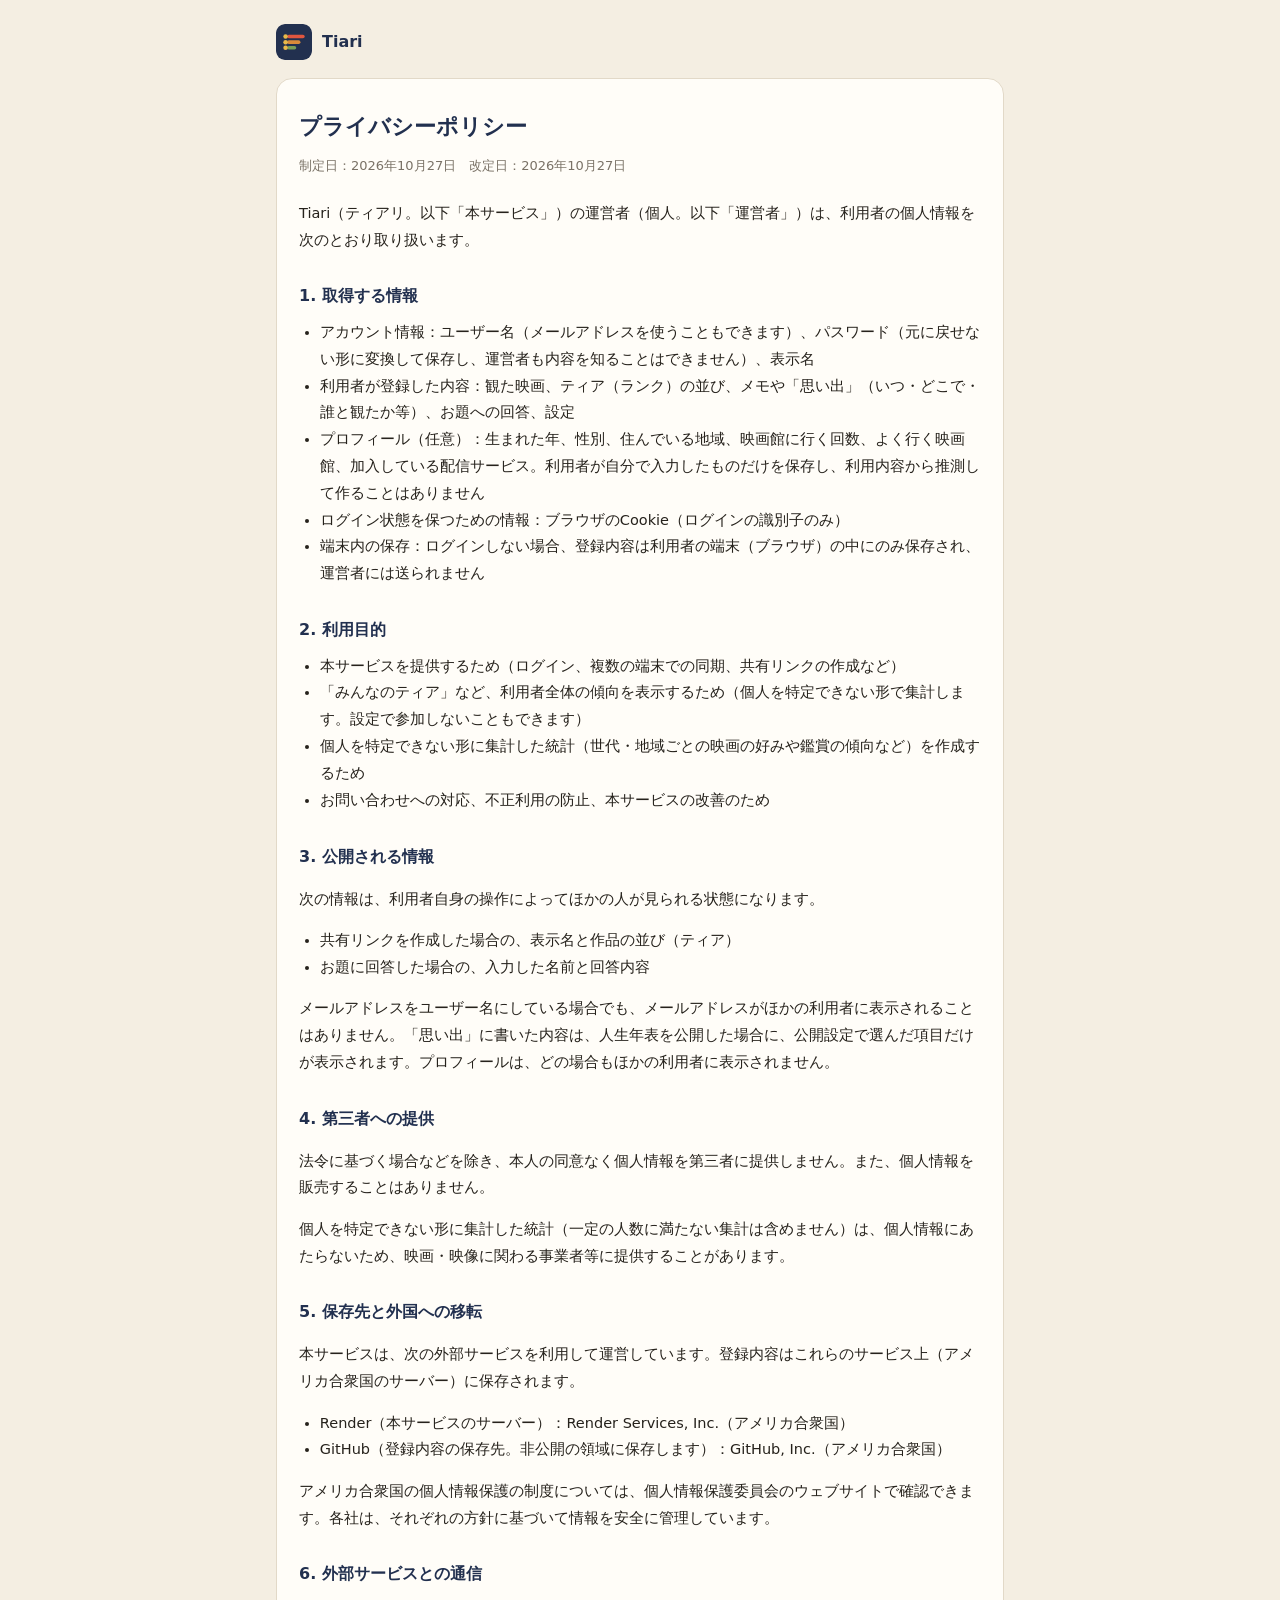
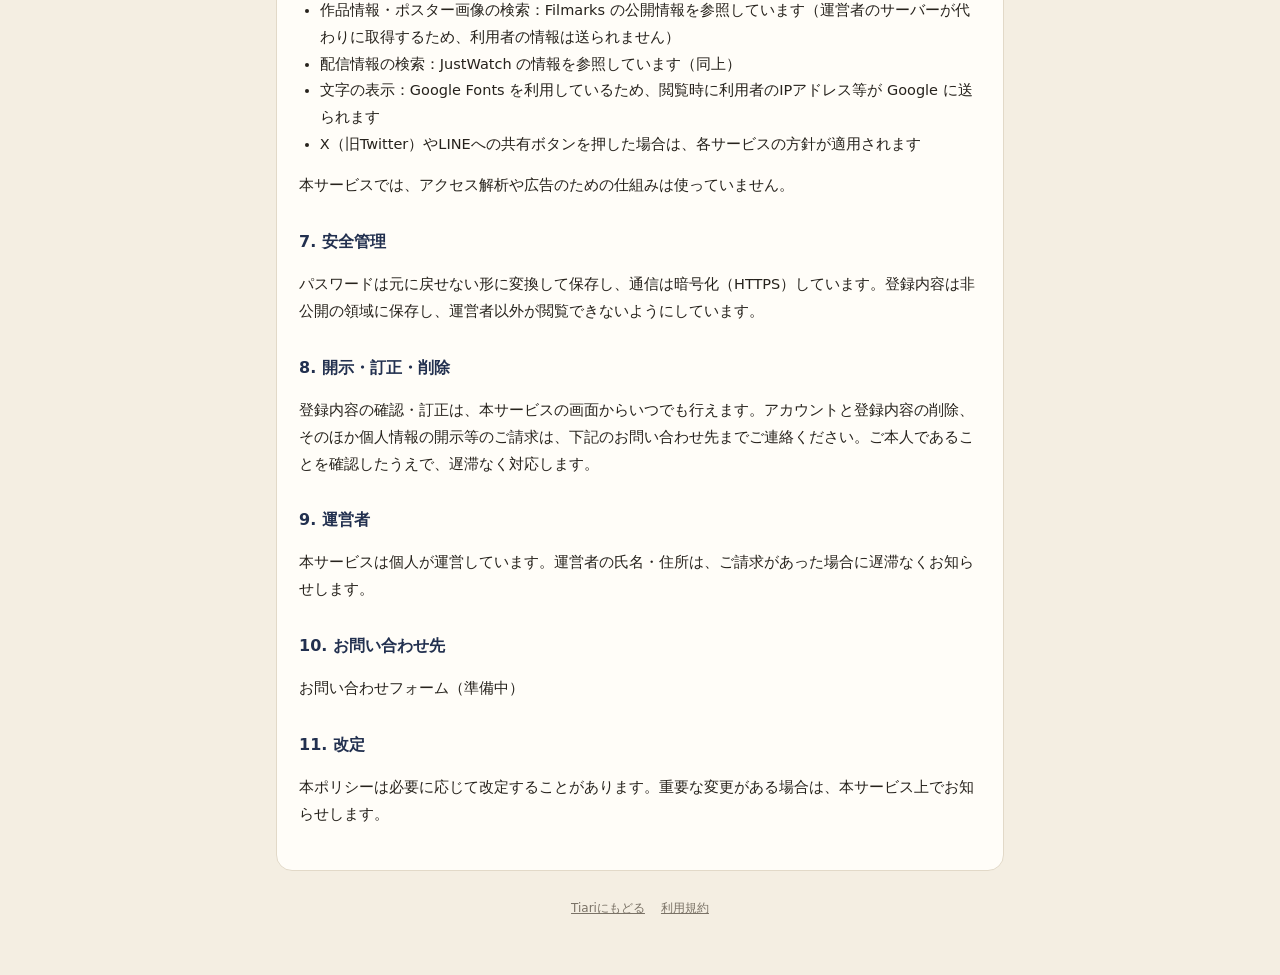
<file: privacy.html>
<!DOCTYPE html>
<html lang="ja">
<head>
  <meta charset="UTF-8" />
  <meta name="viewport" content="width=device-width, initial-scale=1.0" />
  <title>プライバシーポリシー｜Tiari</title>
  <link rel="icon" href="icon.svg" type="image/svg+xml" />
  <link rel="stylesheet" href="legal.css" />
</head>
<body>
  <div class="wrap">
    <a class="top" href="./"><img src="icon.svg" alt="" />Tiari</a>
    <article>
      <h1>プライバシーポリシー</h1>
      <p class="date">制定日：2026年10月27日　改定日：2026年10月27日</p>

      <p>Tiari（ティアリ。以下「本サービス」）の運営者（個人。以下「運営者」）は、利用者の個人情報を次のとおり取り扱います。</p>

      <h2>1. 取得する情報</h2>
      <ul>
        <li>アカウント情報：ユーザー名（メールアドレスを使うこともできます）、パスワード（元に戻せない形に変換して保存し、運営者も内容を知ることはできません）、表示名</li>
        <li>利用者が登録した内容：観た映画、ティア（ランク）の並び、メモや「思い出」（いつ・どこで・誰と観たか等）、お題への回答、設定</li>
        <li>プロフィール（任意）：生まれた年、性別、住んでいる地域、映画館に行く回数、よく行く映画館、加入している配信サービス。利用者が自分で入力したものだけを保存し、利用内容から推測して作ることはありません</li>
        <li>ログイン状態を保つための情報：ブラウザのCookie（ログインの識別子のみ）</li>
        <li>端末内の保存：ログインしない場合、登録内容は利用者の端末（ブラウザ）の中にのみ保存され、運営者には送られません</li>
      </ul>

      <h2>2. 利用目的</h2>
      <ul>
        <li>本サービスを提供するため（ログイン、複数の端末での同期、共有リンクの作成など）</li>
        <li>「みんなのティア」など、利用者全体の傾向を表示するため（個人を特定できない形で集計します。設定で参加しないこともできます）</li>
        <li>個人を特定できない形に集計した統計（世代・地域ごとの映画の好みや鑑賞の傾向など）を作成するため</li>
        <li>お問い合わせへの対応、不正利用の防止、本サービスの改善のため</li>
      </ul>

      <h2>3. 公開される情報</h2>
      <p>次の情報は、利用者自身の操作によってほかの人が見られる状態になります。</p>
      <ul>
        <li>共有リンクを作成した場合の、表示名と作品の並び（ティア）</li>
        <li>お題に回答した場合の、入力した名前と回答内容</li>
      </ul>
      <p>メールアドレスをユーザー名にしている場合でも、メールアドレスがほかの利用者に表示されることはありません。「思い出」に書いた内容は、人生年表を公開した場合に、公開設定で選んだ項目だけが表示されます。プロフィールは、どの場合もほかの利用者に表示されません。</p>

      <h2>4. 第三者への提供</h2>
      <p>法令に基づく場合などを除き、本人の同意なく個人情報を第三者に提供しません。また、個人情報を販売することはありません。</p>
      <p>個人を特定できない形に集計した統計（一定の人数に満たない集計は含めません）は、個人情報にあたらないため、映画・映像に関わる事業者等に提供することがあります。</p>

      <h2>5. 保存先と外国への移転</h2>
      <p>本サービスは、次の外部サービスを利用して運営しています。登録内容はこれらのサービス上（アメリカ合衆国のサーバー）に保存されます。</p>
      <ul>
        <li>Render（本サービスのサーバー）：Render Services, Inc.（アメリカ合衆国）</li>
        <li>GitHub（登録内容の保存先。非公開の領域に保存します）：GitHub, Inc.（アメリカ合衆国）</li>
      </ul>
      <p>アメリカ合衆国の個人情報保護の制度については、個人情報保護委員会のウェブサイトで確認できます。各社は、それぞれの方針に基づいて情報を安全に管理しています。</p>

      <h2>6. 外部サービスとの通信</h2>
      <ul>
        <li>作品情報・ポスター画像の検索：Filmarks の公開情報を参照しています（運営者のサーバーが代わりに取得するため、利用者の情報は送られません）</li>
        <li>配信情報の検索：JustWatch の情報を参照しています（同上）</li>
        <li>文字の表示：Google Fonts を利用しているため、閲覧時に利用者のIPアドレス等が Google に送られます</li>
        <li>X（旧Twitter）やLINEへの共有ボタンを押した場合は、各サービスの方針が適用されます</li>
      </ul>
      <p>本サービスでは、アクセス解析や広告のための仕組みは使っていません。</p>

      <h2>7. 安全管理</h2>
      <p>パスワードは元に戻せない形に変換して保存し、通信は暗号化（HTTPS）しています。登録内容は非公開の領域に保存し、運営者以外が閲覧できないようにしています。</p>

      <h2>8. 開示・訂正・削除</h2>
      <p>登録内容の確認・訂正は、本サービスの画面からいつでも行えます。アカウントと登録内容の削除、そのほか個人情報の開示等のご請求は、下記のお問い合わせ先までご連絡ください。ご本人であることを確認したうえで、遅滞なく対応します。</p>

      <h2>9. 運営者</h2>
      <p>本サービスは個人が運営しています。運営者の氏名・住所は、ご請求があった場合に遅滞なくお知らせします。</p>

      <h2>10. お問い合わせ先</h2>
      <p id="contact">お問い合わせフォーム（準備中）</p>

      <h2>11. 改定</h2>
      <p>本ポリシーは必要に応じて改定することがあります。重要な変更がある場合は、本サービス上でお知らせします。</p>
    </article>
    <div class="foot"><a href="./">Tiariにもどる</a><a href="terms.html">利用規約</a></div>
  </div>
</body>
</html>
</file>
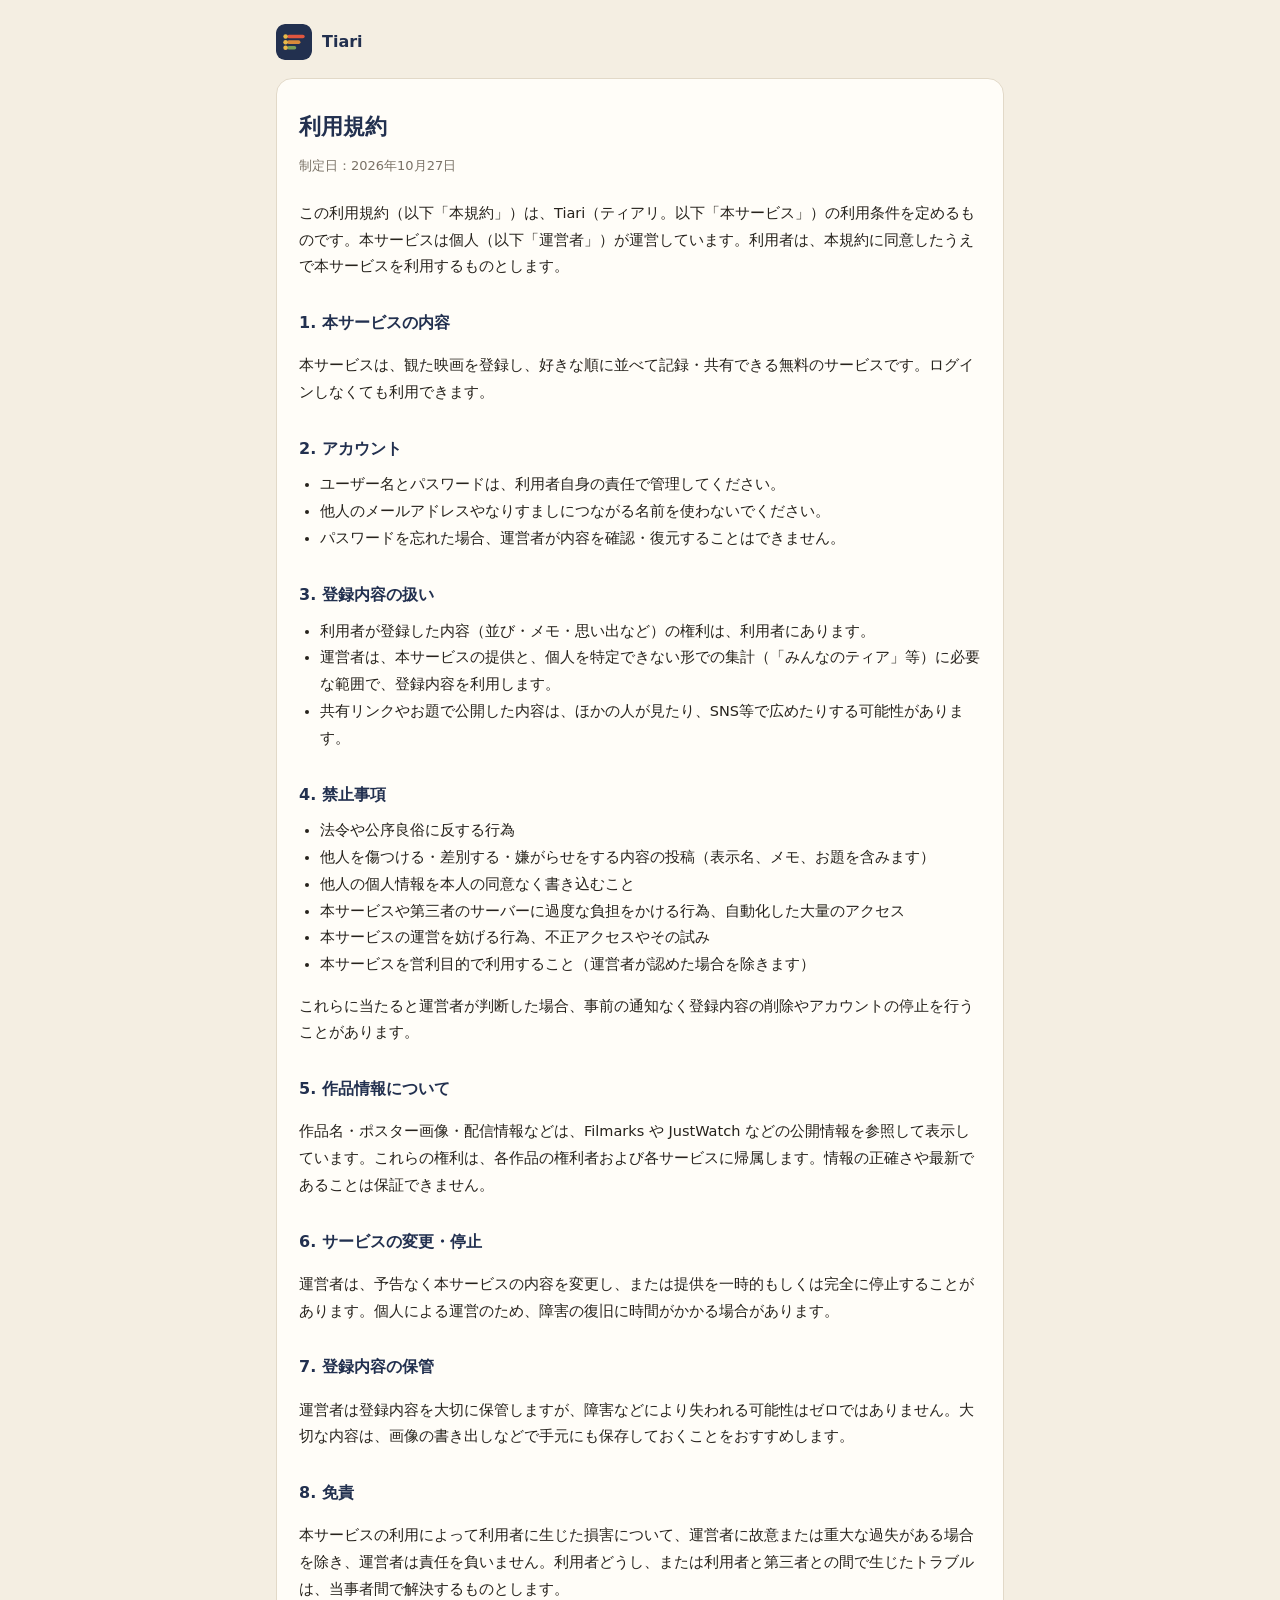
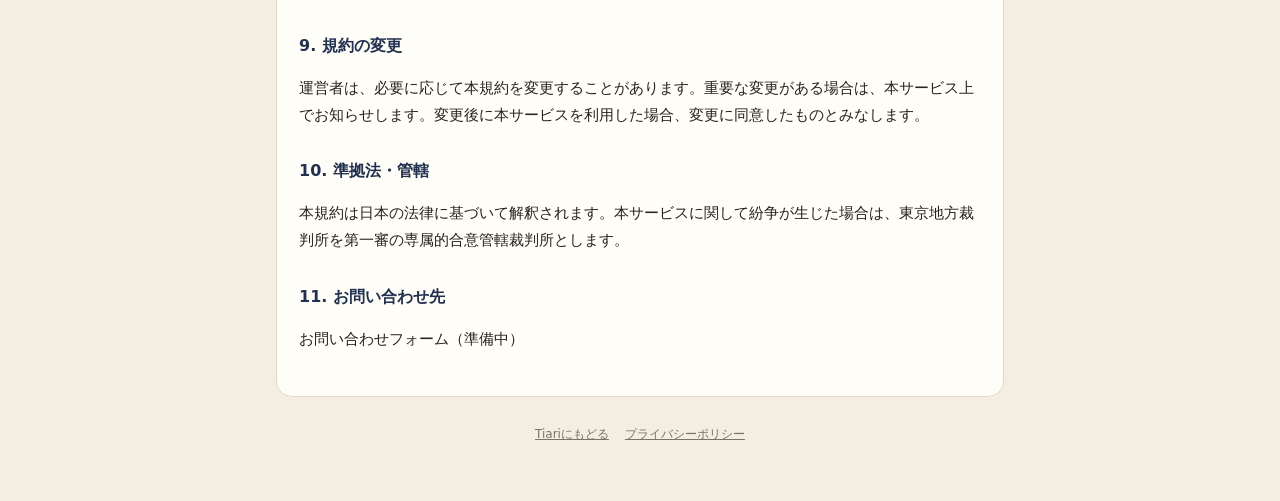
<file: terms.html>
<!DOCTYPE html>
<html lang="ja">
<head>
  <meta charset="UTF-8" />
  <meta name="viewport" content="width=device-width, initial-scale=1.0" />
  <title>利用規約｜Tiari</title>
  <link rel="icon" href="icon.svg" type="image/svg+xml" />
  <link rel="stylesheet" href="legal.css" />
</head>
<body>
  <div class="wrap">
    <a class="top" href="./"><img src="icon.svg" alt="" />Tiari</a>
    <article>
      <h1>利用規約</h1>
      <p class="date">制定日：2026年10月27日</p>

      <p>この利用規約（以下「本規約」）は、Tiari（ティアリ。以下「本サービス」）の利用条件を定めるものです。本サービスは個人（以下「運営者」）が運営しています。利用者は、本規約に同意したうえで本サービスを利用するものとします。</p>

      <h2>1. 本サービスの内容</h2>
      <p>本サービスは、観た映画を登録し、好きな順に並べて記録・共有できる無料のサービスです。ログインしなくても利用できます。</p>

      <h2>2. アカウント</h2>
      <ul>
        <li>ユーザー名とパスワードは、利用者自身の責任で管理してください。</li>
        <li>他人のメールアドレスやなりすましにつながる名前を使わないでください。</li>
        <li>パスワードを忘れた場合、運営者が内容を確認・復元することはできません。</li>
      </ul>

      <h2>3. 登録内容の扱い</h2>
      <ul>
        <li>利用者が登録した内容（並び・メモ・思い出など）の権利は、利用者にあります。</li>
        <li>運営者は、本サービスの提供と、個人を特定できない形での集計（「みんなのティア」等）に必要な範囲で、登録内容を利用します。</li>
        <li>共有リンクやお題で公開した内容は、ほかの人が見たり、SNS等で広めたりする可能性があります。</li>
      </ul>

      <h2>4. 禁止事項</h2>
      <ul>
        <li>法令や公序良俗に反する行為</li>
        <li>他人を傷つける・差別する・嫌がらせをする内容の投稿（表示名、メモ、お題を含みます）</li>
        <li>他人の個人情報を本人の同意なく書き込むこと</li>
        <li>本サービスや第三者のサーバーに過度な負担をかける行為、自動化した大量のアクセス</li>
        <li>本サービスの運営を妨げる行為、不正アクセスやその試み</li>
        <li>本サービスを営利目的で利用すること（運営者が認めた場合を除きます）</li>
      </ul>
      <p>これらに当たると運営者が判断した場合、事前の通知なく登録内容の削除やアカウントの停止を行うことがあります。</p>

      <h2>5. 作品情報について</h2>
      <p>作品名・ポスター画像・配信情報などは、Filmarks や JustWatch などの公開情報を参照して表示しています。これらの権利は、各作品の権利者および各サービスに帰属します。情報の正確さや最新であることは保証できません。</p>

      <h2>6. サービスの変更・停止</h2>
      <p>運営者は、予告なく本サービスの内容を変更し、または提供を一時的もしくは完全に停止することがあります。個人による運営のため、障害の復旧に時間がかかる場合があります。</p>

      <h2>7. 登録内容の保管</h2>
      <p>運営者は登録内容を大切に保管しますが、障害などにより失われる可能性はゼロではありません。大切な内容は、画像の書き出しなどで手元にも保存しておくことをおすすめします。</p>

      <h2>8. 免責</h2>
      <p>本サービスの利用によって利用者に生じた損害について、運営者に故意または重大な過失がある場合を除き、運営者は責任を負いません。利用者どうし、または利用者と第三者との間で生じたトラブルは、当事者間で解決するものとします。</p>

      <h2>9. 規約の変更</h2>
      <p>運営者は、必要に応じて本規約を変更することがあります。重要な変更がある場合は、本サービス上でお知らせします。変更後に本サービスを利用した場合、変更に同意したものとみなします。</p>

      <h2>10. 準拠法・管轄</h2>
      <p>本規約は日本の法律に基づいて解釈されます。本サービスに関して紛争が生じた場合は、東京地方裁判所を第一審の専属的合意管轄裁判所とします。</p>

      <h2>11. お問い合わせ先</h2>
      <p>お問い合わせフォーム（準備中）</p>
    </article>
    <div class="foot"><a href="./">Tiariにもどる</a><a href="privacy.html">プライバシーポリシー</a></div>
  </div>
</body>
</html>
</file>
<file: legal.css>
:root { --bg: #f4eee2; --card: #fffdf8; --ink: #26221c; --dim: #7a7266; --navy: #22304f; --line: #e2d9c8; }
* { box-sizing: border-box; }
body { margin: 0; background: var(--bg); color: var(--ink); font-family: "Noto Sans JP", system-ui, sans-serif; line-height: 1.85; -webkit-text-size-adjust: 100%; }
.wrap { max-width: 760px; margin: 0 auto; padding: 24px 16px 56px; }
.top { display: flex; align-items: center; gap: 10px; margin-bottom: 18px; text-decoration: none; color: var(--navy); font-weight: 700; }
.top img { width: 36px; height: 36px; border-radius: 9px; }
article { background: var(--card); border: 1px solid var(--line); border-radius: 16px; padding: 28px 22px; }
h1 { font-size: 22px; margin: 0 0 6px; color: var(--navy); }
.date { color: var(--dim); font-size: 13px; margin: 0 0 22px; }
h2 { font-size: 16px; margin: 28px 0 8px; color: var(--navy); }
p, li { font-size: 14.5px; }
ul, ol { padding-left: 1.3em; margin: 6px 0; }
.foot { margin-top: 26px; text-align: center; font-size: 12px; color: var(--dim); }
.foot a { color: var(--dim); margin: 0 8px; }
</file>
